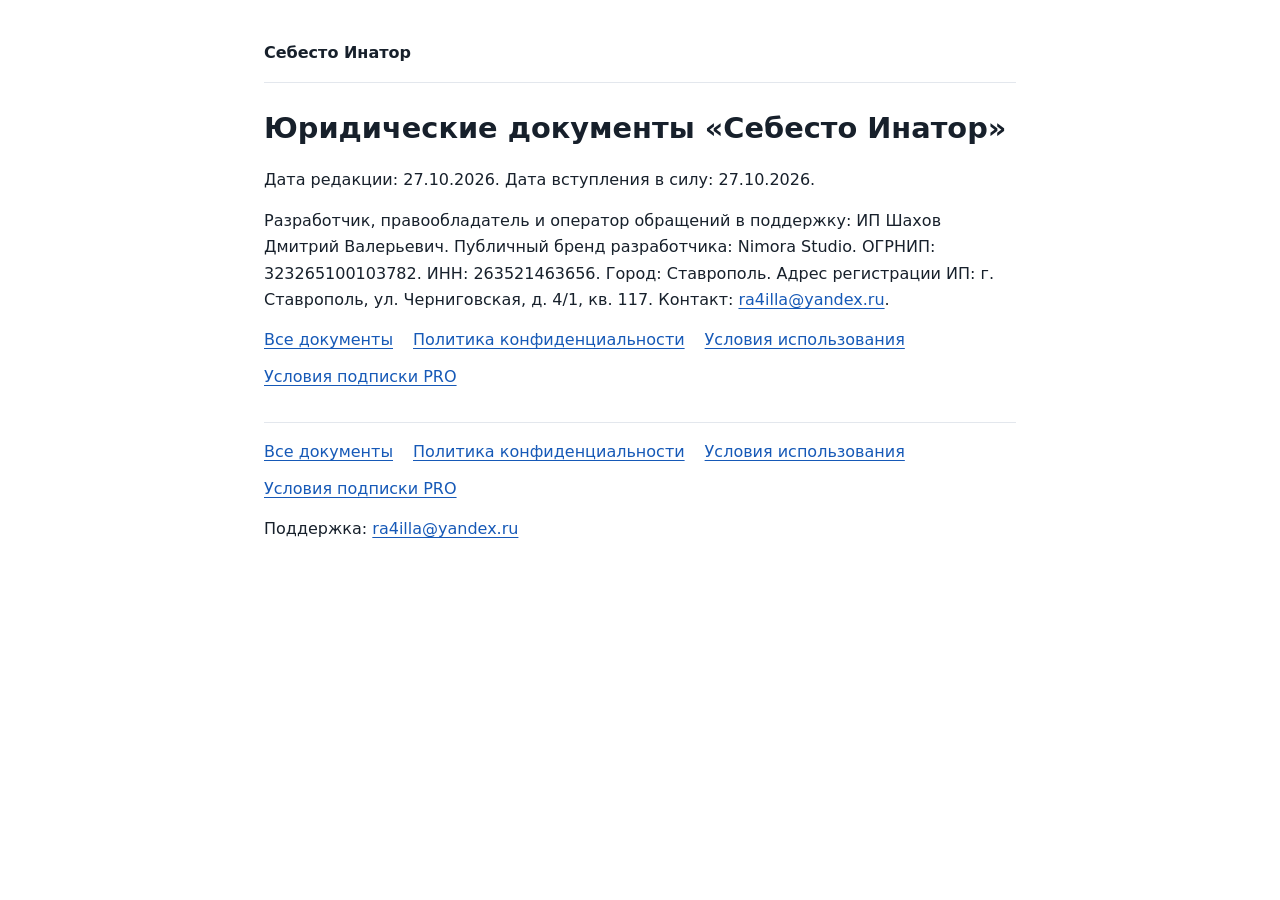
<file: index.html>
<!doctype html>
<html lang="ru"><head><meta charset="utf-8"><meta name="viewport" content="width=device-width,initial-scale=1">
<meta name="referrer" content="no-referrer"><meta http-equiv="Content-Security-Policy" content="default-src 'none'; style-src 'self'; base-uri 'none'; form-action 'none'">
<title>Юридические документы — Себесто Инатор</title><link rel="stylesheet" href="styles.css"></head>
<body><header><a href="index.html">Себесто Инатор</a></header><main><h1>Юридические документы «Себесто Инатор»</h1>
<p>Дата редакции: 27.10.2026. Дата вступления в силу: 27.10.2026.</p>
<p>Разработчик, правообладатель и оператор обращений в поддержку: ИП Шахов Дмитрий Валерьевич. Публичный бренд разработчика: Nimora Studio. ОГРНИП: 323265100103782. ИНН: 263521463656. Город: Ставрополь. Адрес регистрации ИП: г. Ставрополь, ул. Черниговская, д. 4/1, кв. 117. Контакт: <a href="mailto:ra4illa@yandex.ru">ra4illa@yandex.ru</a>.</p><nav aria-label="Документы"><a href="index.html">Все документы</a><a href="privacy.html">Политика конфиденциальности</a><a href="terms.html">Условия использования</a><a href="subscription.html">Условия подписки PRO</a></nav></main><footer><nav aria-label="Документы"><a href="index.html">Все документы</a><a href="privacy.html">Политика конфиденциальности</a><a href="terms.html">Условия использования</a><a href="subscription.html">Условия подписки PRO</a></nav><p>Поддержка: <a href="mailto:ra4illa@yandex.ru">ra4illa@yandex.ru</a></p></footer></body></html>
</file>
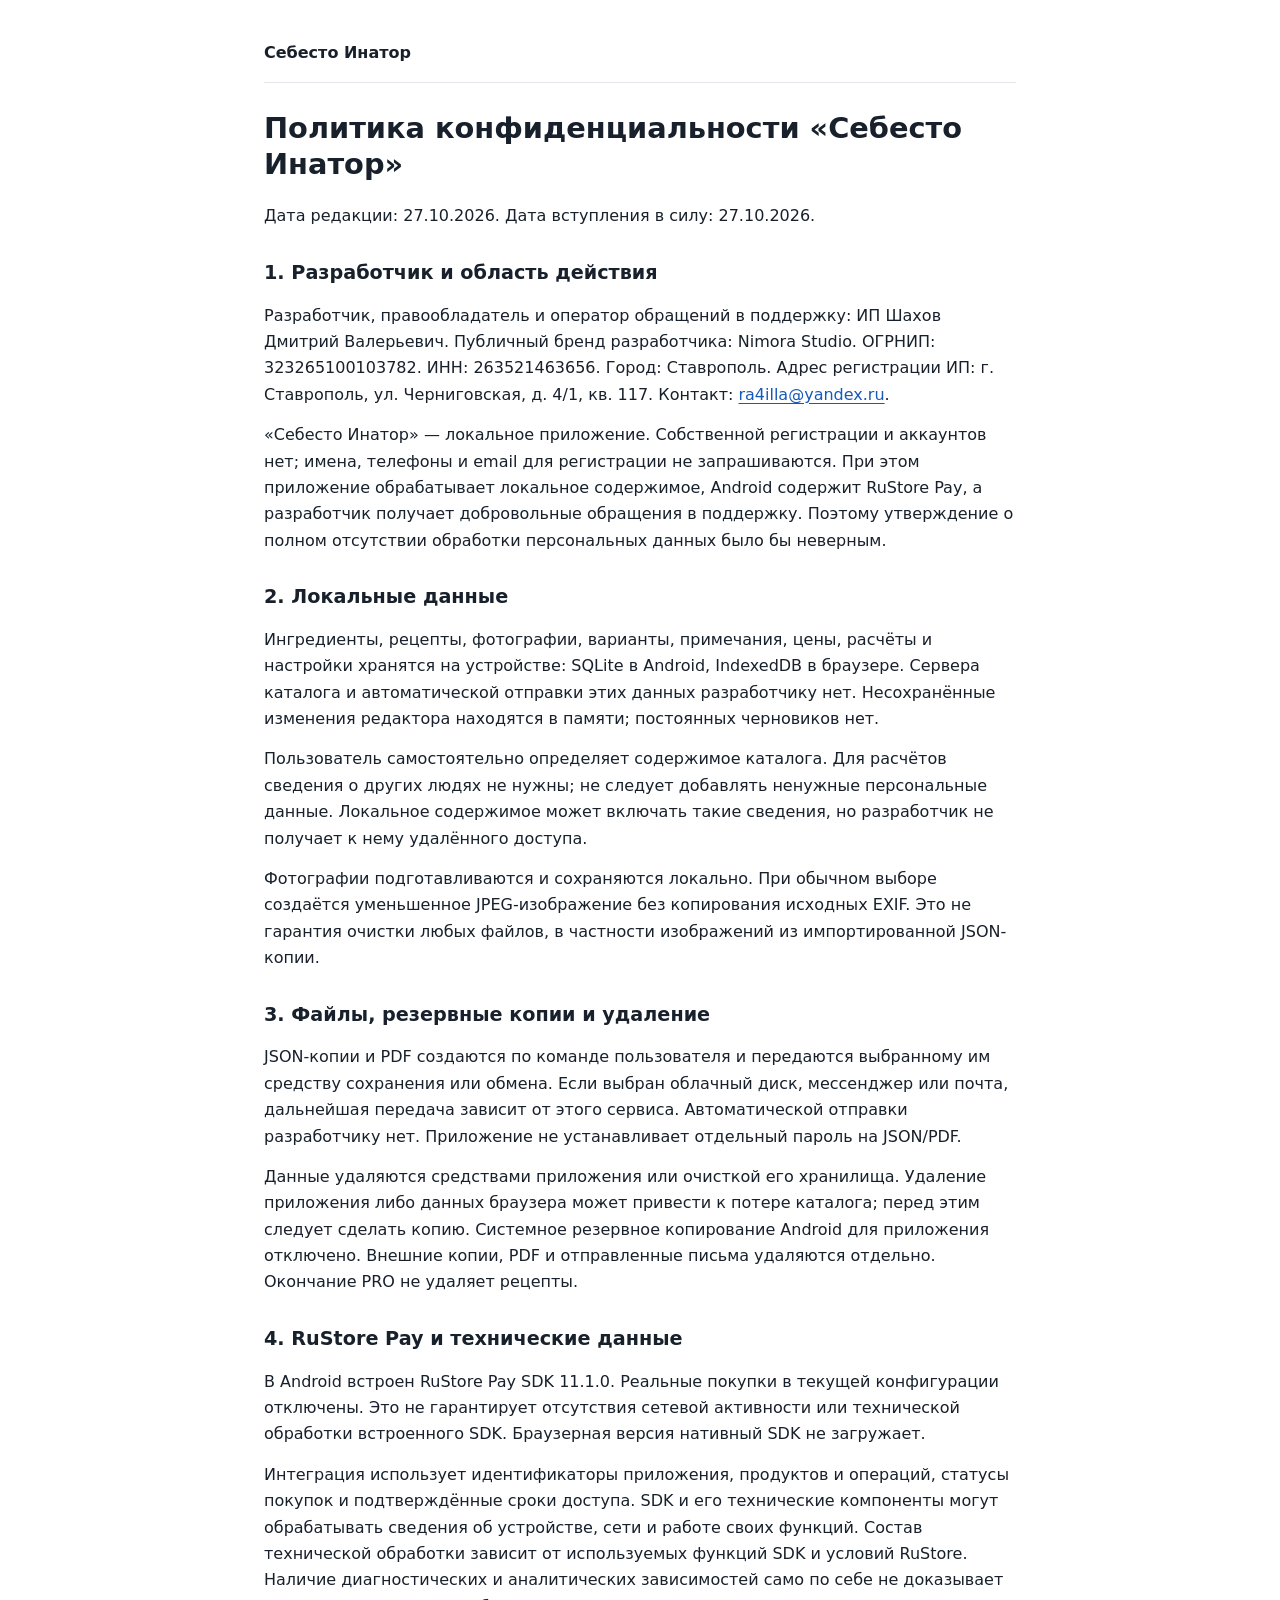
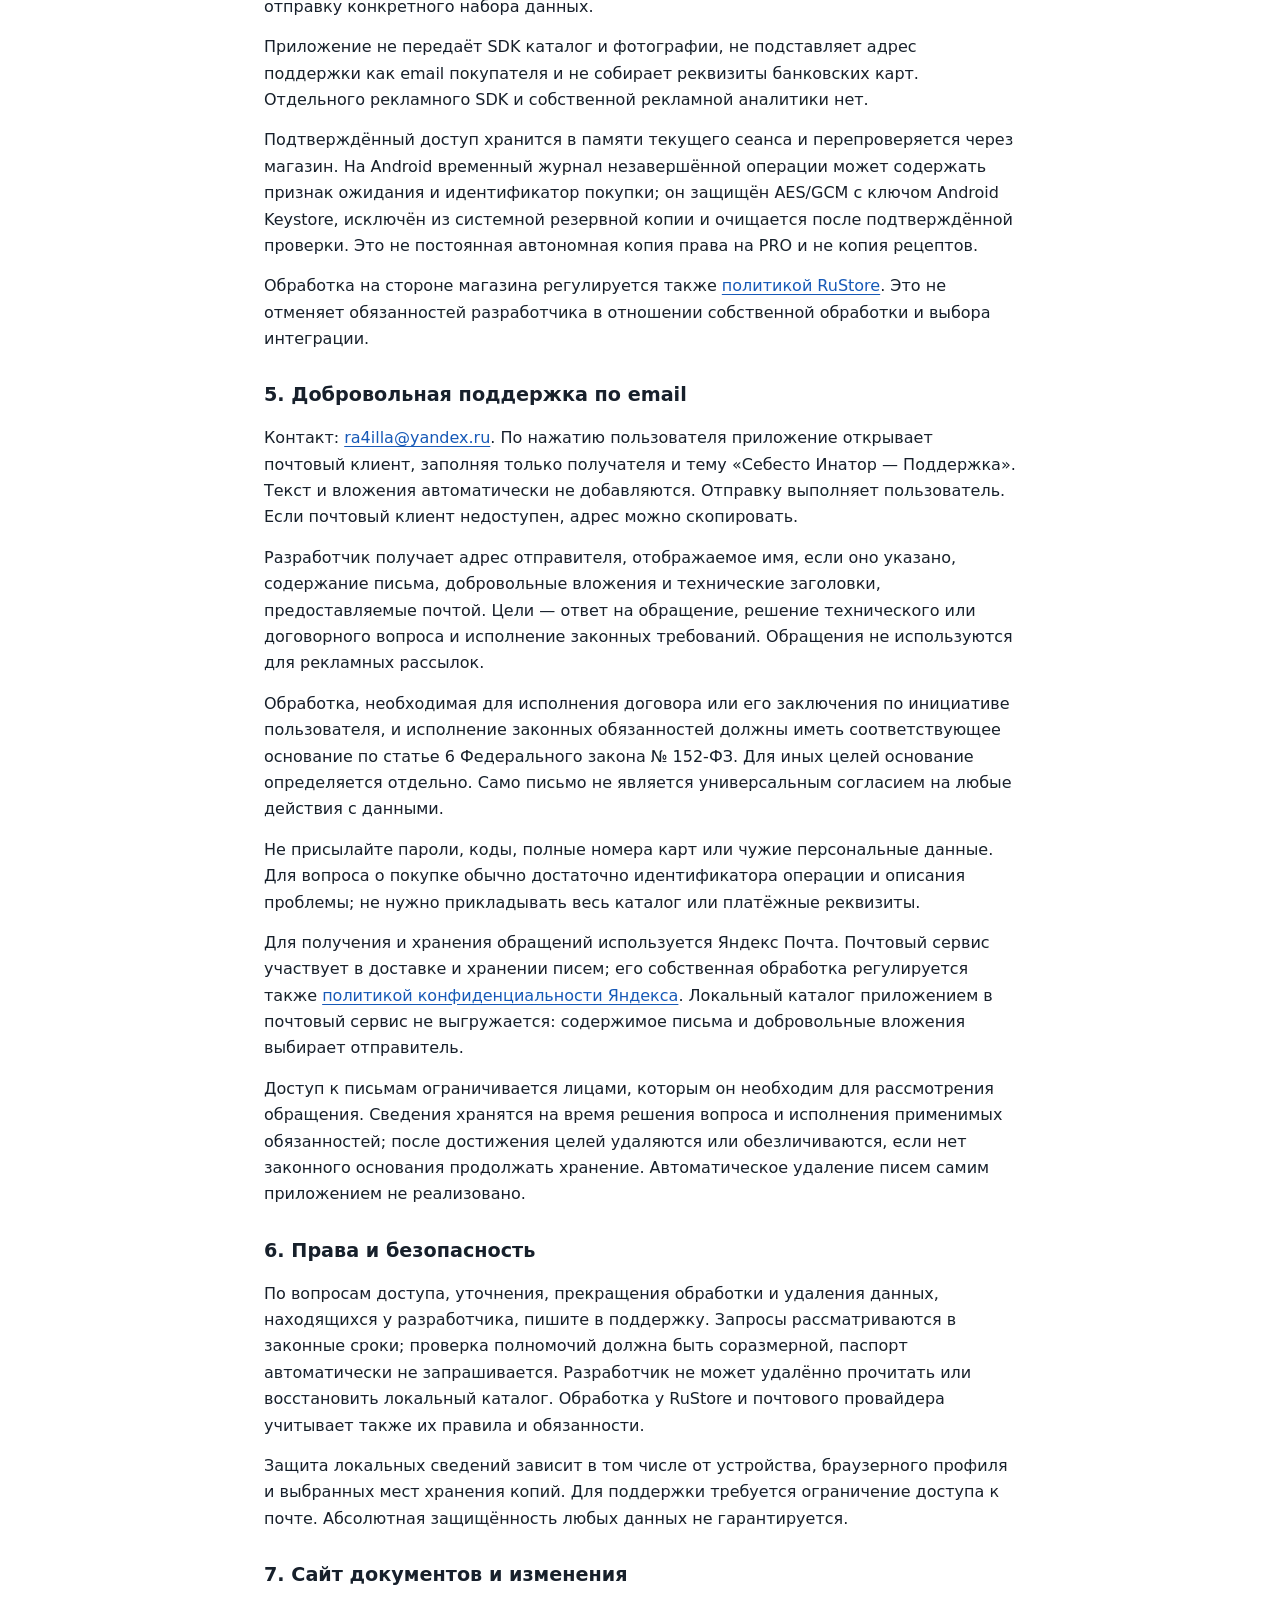
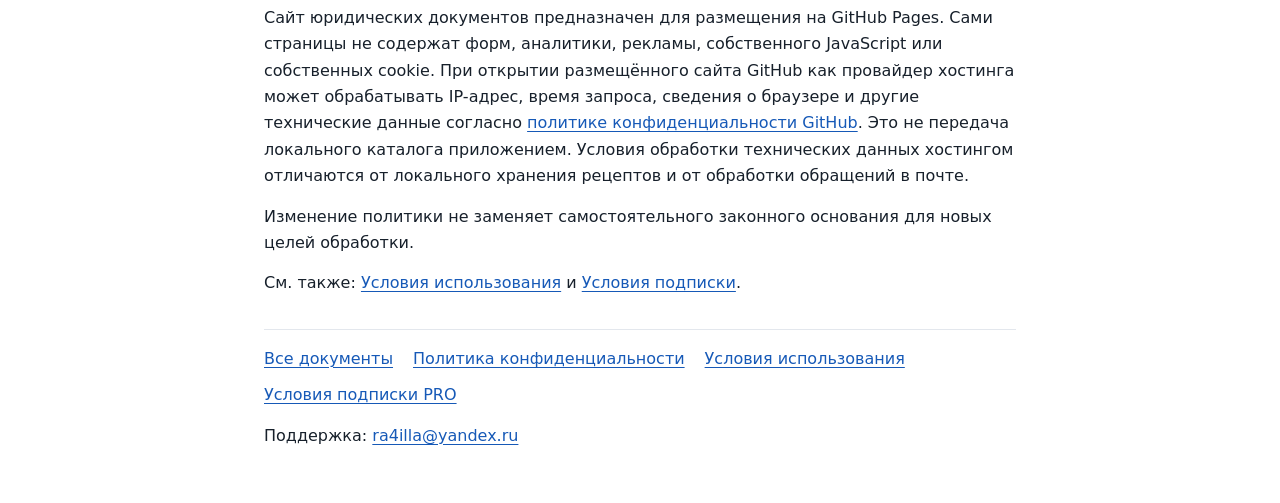
<file: privacy.html>
<!doctype html>
<html lang="ru"><head><meta charset="utf-8"><meta name="viewport" content="width=device-width,initial-scale=1">
<meta name="referrer" content="no-referrer"><meta http-equiv="Content-Security-Policy" content="default-src 'none'; style-src 'self'; base-uri 'none'; form-action 'none'">
<title>Политика конфиденциальности — Себесто Инатор</title><link rel="stylesheet" href="styles.css"></head>
<body><header><a href="index.html">Себесто Инатор</a></header><main><h1>Политика конфиденциальности «Себесто Инатор»</h1>
<p>Дата редакции: 27.10.2026. Дата вступления в силу: 27.10.2026.</p>
<h2>1. Разработчик и область действия</h2>
<p>Разработчик, правообладатель и оператор обращений в поддержку: ИП Шахов Дмитрий Валерьевич. Публичный бренд разработчика: Nimora Studio. ОГРНИП: 323265100103782. ИНН: 263521463656. Город: Ставрополь. Адрес регистрации ИП: г. Ставрополь, ул. Черниговская, д. 4/1, кв. 117. Контакт: <a href="mailto:ra4illa@yandex.ru">ra4illa@yandex.ru</a>.</p>
<p>«Себесто Инатор» — локальное приложение. Собственной регистрации и аккаунтов нет; имена, телефоны и email для регистрации не запрашиваются. При этом приложение обрабатывает локальное содержимое, Android содержит RuStore Pay, а разработчик получает добровольные обращения в поддержку. Поэтому утверждение о полном отсутствии обработки персональных данных было бы неверным.</p>
<h2>2. Локальные данные</h2>
<p>Ингредиенты, рецепты, фотографии, варианты, примечания, цены, расчёты и настройки хранятся на устройстве: SQLite в Android, IndexedDB в браузере. Сервера каталога и автоматической отправки этих данных разработчику нет. Несохранённые изменения редактора находятся в памяти; постоянных черновиков нет.</p>
<p>Пользователь самостоятельно определяет содержимое каталога. Для расчётов сведения о других людях не нужны; не следует добавлять ненужные персональные данные. Локальное содержимое может включать такие сведения, но разработчик не получает к нему удалённого доступа.</p>
<p>Фотографии подготавливаются и сохраняются локально. При обычном выборе создаётся уменьшенное JPEG-изображение без копирования исходных EXIF. Это не гарантия очистки любых файлов, в частности изображений из импортированной JSON-копии.</p>
<h2>3. Файлы, резервные копии и удаление</h2>
<p>JSON-копии и PDF создаются по команде пользователя и передаются выбранному им средству сохранения или обмена. Если выбран облачный диск, мессенджер или почта, дальнейшая передача зависит от этого сервиса. Автоматической отправки разработчику нет. Приложение не устанавливает отдельный пароль на JSON/PDF.</p>
<p>Данные удаляются средствами приложения или очисткой его хранилища. Удаление приложения либо данных браузера может привести к потере каталога; перед этим следует сделать копию. Системное резервное копирование Android для приложения отключено. Внешние копии, PDF и отправленные письма удаляются отдельно. Окончание PRO не удаляет рецепты.</p>
<h2>4. RuStore Pay и технические данные</h2>
<p>В Android встроен RuStore Pay SDK 11.1.0. Реальные покупки в текущей конфигурации отключены. Это не гарантирует отсутствия сетевой активности или технической обработки встроенного SDK. Браузерная версия нативный SDK не загружает.</p>
<p>Интеграция использует идентификаторы приложения, продуктов и операций, статусы покупок и подтверждённые сроки доступа. SDK и его технические компоненты могут обрабатывать сведения об устройстве, сети и работе своих функций. Состав технической обработки зависит от используемых функций SDK и условий RuStore. Наличие диагностических и аналитических зависимостей само по себе не доказывает отправку конкретного набора данных.</p>
<p>Приложение не передаёт SDK каталог и фотографии, не подставляет адрес поддержки как email покупателя и не собирает реквизиты банковских карт. Отдельного рекламного SDK и собственной рекламной аналитики нет.</p>
<p>Подтверждённый доступ хранится в памяти текущего сеанса и перепроверяется через магазин. На Android временный журнал незавершённой операции может содержать признак ожидания и идентификатор покупки; он защищён AES/GCM с ключом Android Keystore, исключён из системной резервной копии и очищается после подтверждённой проверки. Это не постоянная автономная копия права на PRO и не копия рецептов.</p>
<p>Обработка на стороне магазина регулируется также <a href="https://www.rustore.ru/help/legal/privacy-policy-users">политикой RuStore</a>. Это не отменяет обязанностей разработчика в отношении собственной обработки и выбора интеграции.</p>
<h2>5. Добровольная поддержка по email</h2>
<p>Контакт: <a href="mailto:ra4illa@yandex.ru">ra4illa@yandex.ru</a>. По нажатию пользователя приложение открывает почтовый клиент, заполняя только получателя и тему «Себесто Инатор — Поддержка». Текст и вложения автоматически не добавляются. Отправку выполняет пользователь. Если почтовый клиент недоступен, адрес можно скопировать.</p>
<p>Разработчик получает адрес отправителя, отображаемое имя, если оно указано, содержание письма, добровольные вложения и технические заголовки, предоставляемые почтой. Цели — ответ на обращение, решение технического или договорного вопроса и исполнение законных требований. Обращения не используются для рекламных рассылок.</p>
<p>Обработка, необходимая для исполнения договора или его заключения по инициативе пользователя, и исполнение законных обязанностей должны иметь соответствующее основание по статье 6 Федерального закона № 152-ФЗ. Для иных целей основание определяется отдельно. Само письмо не является универсальным согласием на любые действия с данными.</p>
<p>Не присылайте пароли, коды, полные номера карт или чужие персональные данные. Для вопроса о покупке обычно достаточно идентификатора операции и описания проблемы; не нужно прикладывать весь каталог или платёжные реквизиты.</p>
<p>Для получения и хранения обращений используется Яндекс Почта. Почтовый сервис участвует в доставке и хранении писем; его собственная обработка регулируется также <a href="https://yandex.ru/legal/confidential/ru/">политикой конфиденциальности Яндекса</a>. Локальный каталог приложением в почтовый сервис не выгружается: содержимое письма и добровольные вложения выбирает отправитель.</p>
<p>Доступ к письмам ограничивается лицами, которым он необходим для рассмотрения обращения. Сведения хранятся на время решения вопроса и исполнения применимых обязанностей; после достижения целей удаляются или обезличиваются, если нет законного основания продолжать хранение. Автоматическое удаление писем самим приложением не реализовано.</p>
<h2>6. Права и безопасность</h2>
<p>По вопросам доступа, уточнения, прекращения обработки и удаления данных, находящихся у разработчика, пишите в поддержку. Запросы рассматриваются в законные сроки; проверка полномочий должна быть соразмерной, паспорт автоматически не запрашивается. Разработчик не может удалённо прочитать или восстановить локальный каталог. Обработка у RuStore и почтового провайдера учитывает также их правила и обязанности.</p>
<p>Защита локальных сведений зависит в том числе от устройства, браузерного профиля и выбранных мест хранения копий. Для поддержки требуется ограничение доступа к почте. Абсолютная защищённость любых данных не гарантируется.</p>
<h2>7. Сайт документов и изменения</h2>
<p>Сайт юридических документов предназначен для размещения на GitHub Pages. Сами страницы не содержат форм, аналитики, рекламы, собственного JavaScript или собственных cookie. При открытии размещённого сайта GitHub как провайдер хостинга может обрабатывать IP-адрес, время запроса, сведения о браузере и другие технические данные согласно <a href="https://docs.github.com/en/site-policy/privacy-policies/github-general-privacy-statement">политике конфиденциальности GitHub</a>. Это не передача локального каталога приложением. Условия обработки технических данных хостингом отличаются от локального хранения рецептов и от обработки обращений в почте.</p>
<p>Изменение политики не заменяет самостоятельного законного основания для новых целей обработки.</p>
<p>См. также: <a href="terms.html">Условия использования</a> и <a href="subscription.html">Условия подписки</a>.</p></main><footer><nav aria-label="Документы"><a href="index.html">Все документы</a><a href="privacy.html">Политика конфиденциальности</a><a href="terms.html">Условия использования</a><a href="subscription.html">Условия подписки PRO</a></nav><p>Поддержка: <a href="mailto:ra4illa@yandex.ru">ra4illa@yandex.ru</a></p></footer></body></html>
</file>
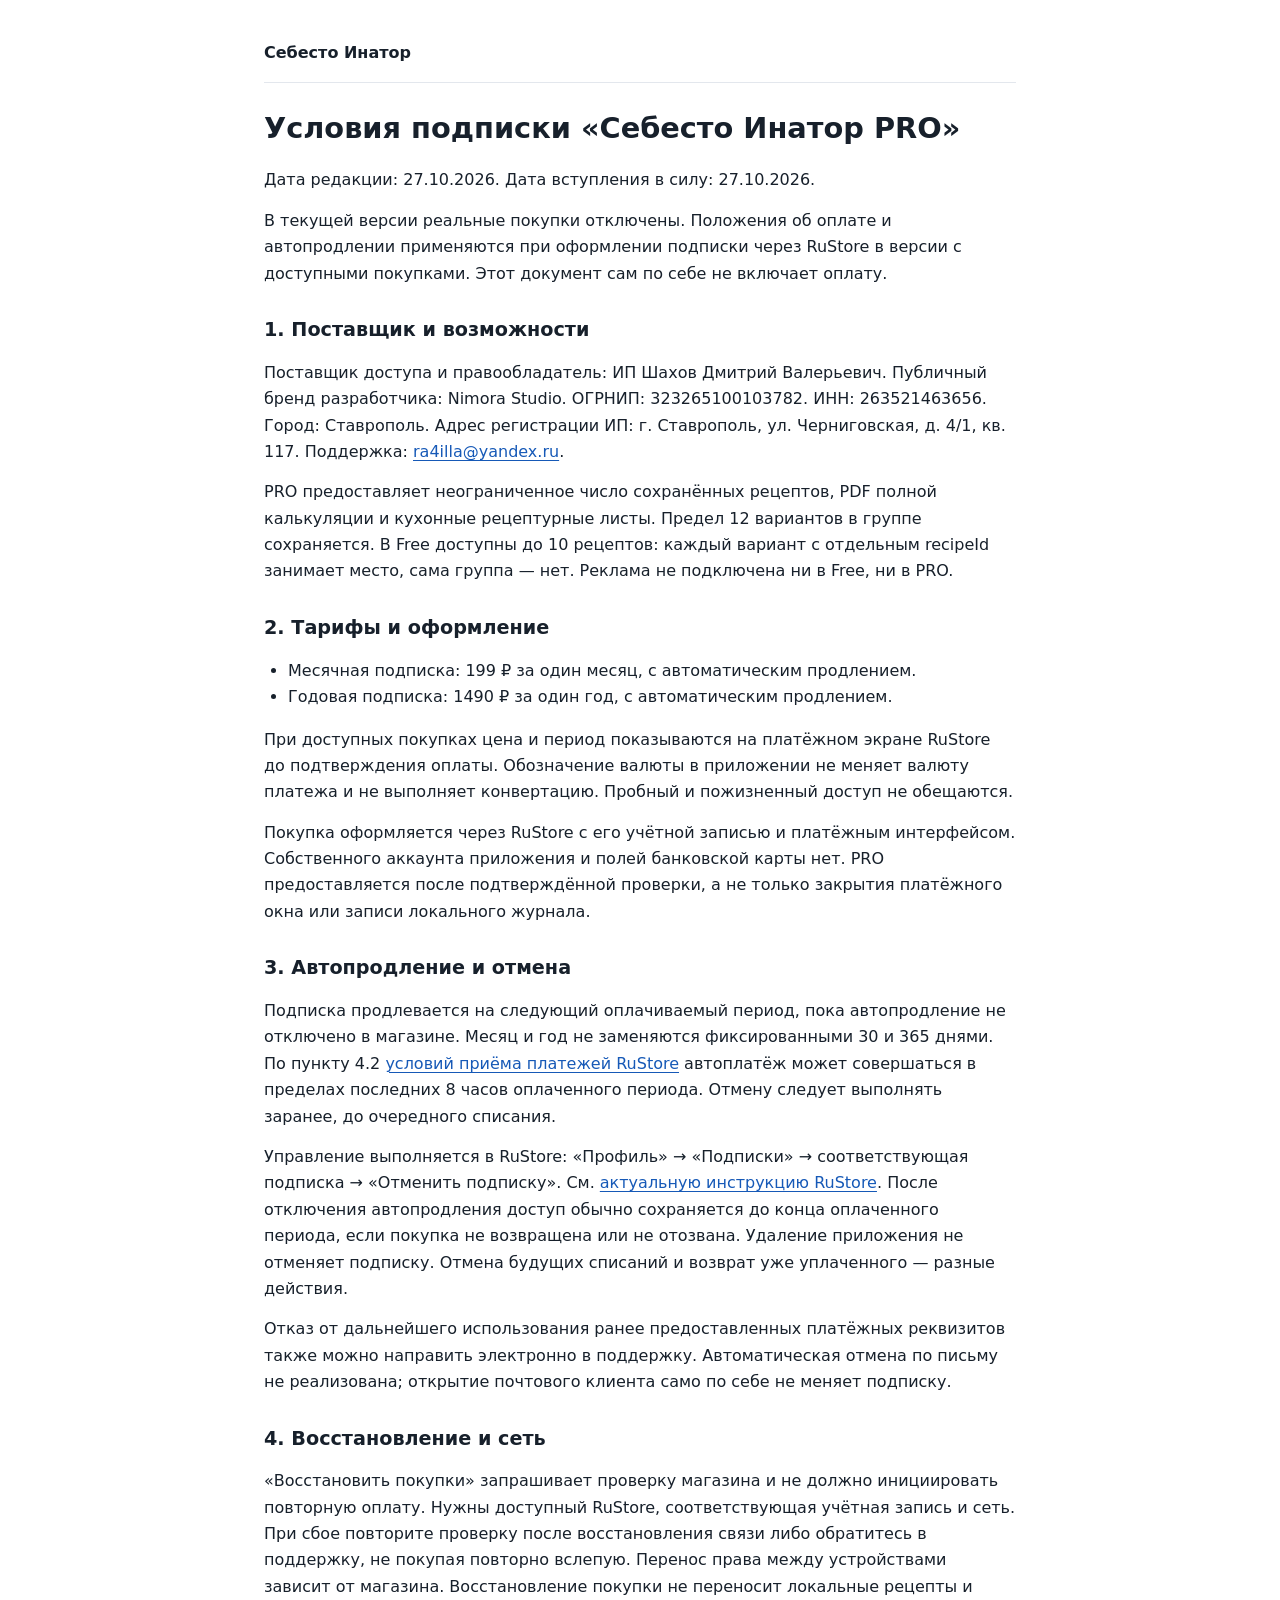
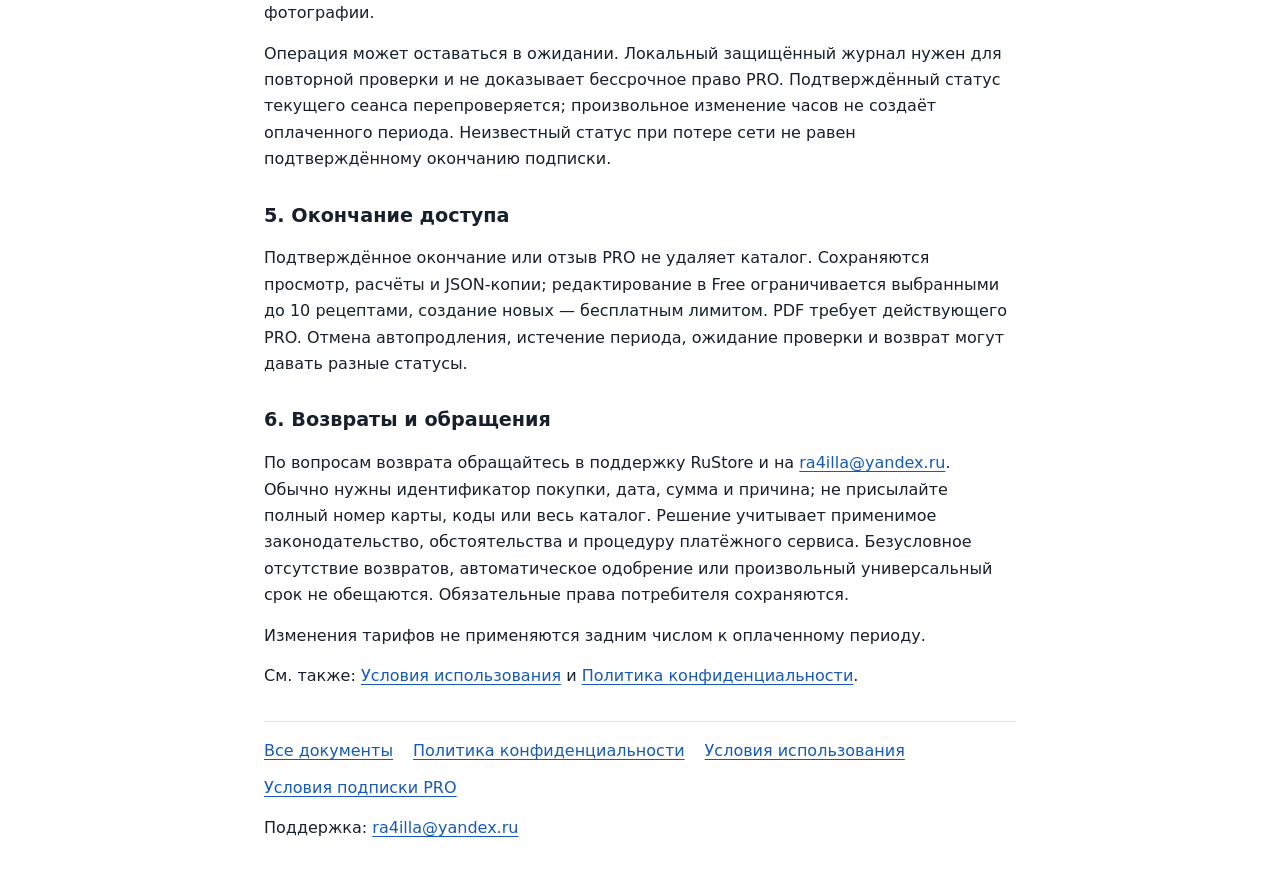
<file: subscription.html>
<!doctype html>
<html lang="ru"><head><meta charset="utf-8"><meta name="viewport" content="width=device-width,initial-scale=1">
<meta name="referrer" content="no-referrer"><meta http-equiv="Content-Security-Policy" content="default-src 'none'; style-src 'self'; base-uri 'none'; form-action 'none'">
<title>Условия подписки PRO — Себесто Инатор</title><link rel="stylesheet" href="styles.css"></head>
<body><header><a href="index.html">Себесто Инатор</a></header><main><h1>Условия подписки «Себесто Инатор PRO»</h1>
<p>Дата редакции: 27.10.2026. Дата вступления в силу: 27.10.2026.</p>
<p>В текущей версии реальные покупки отключены. Положения об оплате и автопродлении применяются при оформлении подписки через RuStore в версии с доступными покупками. Этот документ сам по себе не включает оплату.</p>
<h2>1. Поставщик и возможности</h2>
<p>Поставщик доступа и правообладатель: ИП Шахов Дмитрий Валерьевич. Публичный бренд разработчика: Nimora Studio. ОГРНИП: 323265100103782. ИНН: 263521463656. Город: Ставрополь. Адрес регистрации ИП: г. Ставрополь, ул. Черниговская, д. 4/1, кв. 117. Поддержка: <a href="mailto:ra4illa@yandex.ru">ra4illa@yandex.ru</a>.</p>
<p>PRO предоставляет неограниченное число сохранённых рецептов, PDF полной калькуляции и кухонные рецептурные листы. Предел 12 вариантов в группе сохраняется. В Free доступны до 10 рецептов: каждый вариант с отдельным recipeId занимает место, сама группа — нет. Реклама не подключена ни в Free, ни в PRO.</p>
<h2>2. Тарифы и оформление</h2>
<ul><li>Месячная подписка: 199 ₽ за один месяц, с автоматическим продлением.</li><li>Годовая подписка: 1490 ₽ за один год, с автоматическим продлением.</li></ul>
<p>При доступных покупках цена и период показываются на платёжном экране RuStore до подтверждения оплаты. Обозначение валюты в приложении не меняет валюту платежа и не выполняет конвертацию. Пробный и пожизненный доступ не обещаются.</p>
<p>Покупка оформляется через RuStore с его учётной записью и платёжным интерфейсом. Собственного аккаунта приложения и полей банковской карты нет. PRO предоставляется после подтверждённой проверки, а не только закрытия платёжного окна или записи локального журнала.</p>
<h2>3. Автопродление и отмена</h2>
<p>Подписка продлевается на следующий оплачиваемый период, пока автопродление не отключено в магазине. Месяц и год не заменяются фиксированными 30 и 365 днями. По пункту 4.2 <a href="https://www.rustore.ru/help/legal/devs/developers-offer">условий приёма платежей RuStore</a> автоплатёж может совершаться в пределах последних 8 часов оплаченного периода. Отмену следует выполнять заранее, до очередного списания.</p>
<p>Управление выполняется в RuStore: «Профиль» → «Подписки» → соответствующая подписка → «Отменить подписку». См. <a href="https://www.rustore.ru/help/users/purchases-and-returns/subscription-management">актуальную инструкцию RuStore</a>. После отключения автопродления доступ обычно сохраняется до конца оплаченного периода, если покупка не возвращена или не отозвана. Удаление приложения не отменяет подписку. Отмена будущих списаний и возврат уже уплаченного — разные действия.</p>
<p>Отказ от дальнейшего использования ранее предоставленных платёжных реквизитов также можно направить электронно в поддержку. Автоматическая отмена по письму не реализована; открытие почтового клиента само по себе не меняет подписку.</p>
<h2>4. Восстановление и сеть</h2>
<p>«Восстановить покупки» запрашивает проверку магазина и не должно инициировать повторную оплату. Нужны доступный RuStore, соответствующая учётная запись и сеть. При сбое повторите проверку после восстановления связи либо обратитесь в поддержку, не покупая повторно вслепую. Перенос права между устройствами зависит от магазина. Восстановление покупки не переносит локальные рецепты и фотографии.</p>
<p>Операция может оставаться в ожидании. Локальный защищённый журнал нужен для повторной проверки и не доказывает бессрочное право PRO. Подтверждённый статус текущего сеанса перепроверяется; произвольное изменение часов не создаёт оплаченного периода. Неизвестный статус при потере сети не равен подтверждённому окончанию подписки.</p>
<h2>5. Окончание доступа</h2>
<p>Подтверждённое окончание или отзыв PRO не удаляет каталог. Сохраняются просмотр, расчёты и JSON-копии; редактирование в Free ограничивается выбранными до 10 рецептами, создание новых — бесплатным лимитом. PDF требует действующего PRO. Отмена автопродления, истечение периода, ожидание проверки и возврат могут давать разные статусы.</p>
<h2>6. Возвраты и обращения</h2>
<p>По вопросам возврата обращайтесь в поддержку RuStore и на <a href="mailto:ra4illa@yandex.ru">ra4illa@yandex.ru</a>. Обычно нужны идентификатор покупки, дата, сумма и причина; не присылайте полный номер карты, коды или весь каталог. Решение учитывает применимое законодательство, обстоятельства и процедуру платёжного сервиса. Безусловное отсутствие возвратов, автоматическое одобрение или произвольный универсальный срок не обещаются. Обязательные права потребителя сохраняются.</p>
<p>Изменения тарифов не применяются задним числом к оплаченному периоду.</p>
<p>См. также: <a href="terms.html">Условия использования</a> и <a href="privacy.html">Политика конфиденциальности</a>.</p></main><footer><nav aria-label="Документы"><a href="index.html">Все документы</a><a href="privacy.html">Политика конфиденциальности</a><a href="terms.html">Условия использования</a><a href="subscription.html">Условия подписки PRO</a></nav><p>Поддержка: <a href="mailto:ra4illa@yandex.ru">ra4illa@yandex.ru</a></p></footer></body></html>
</file>
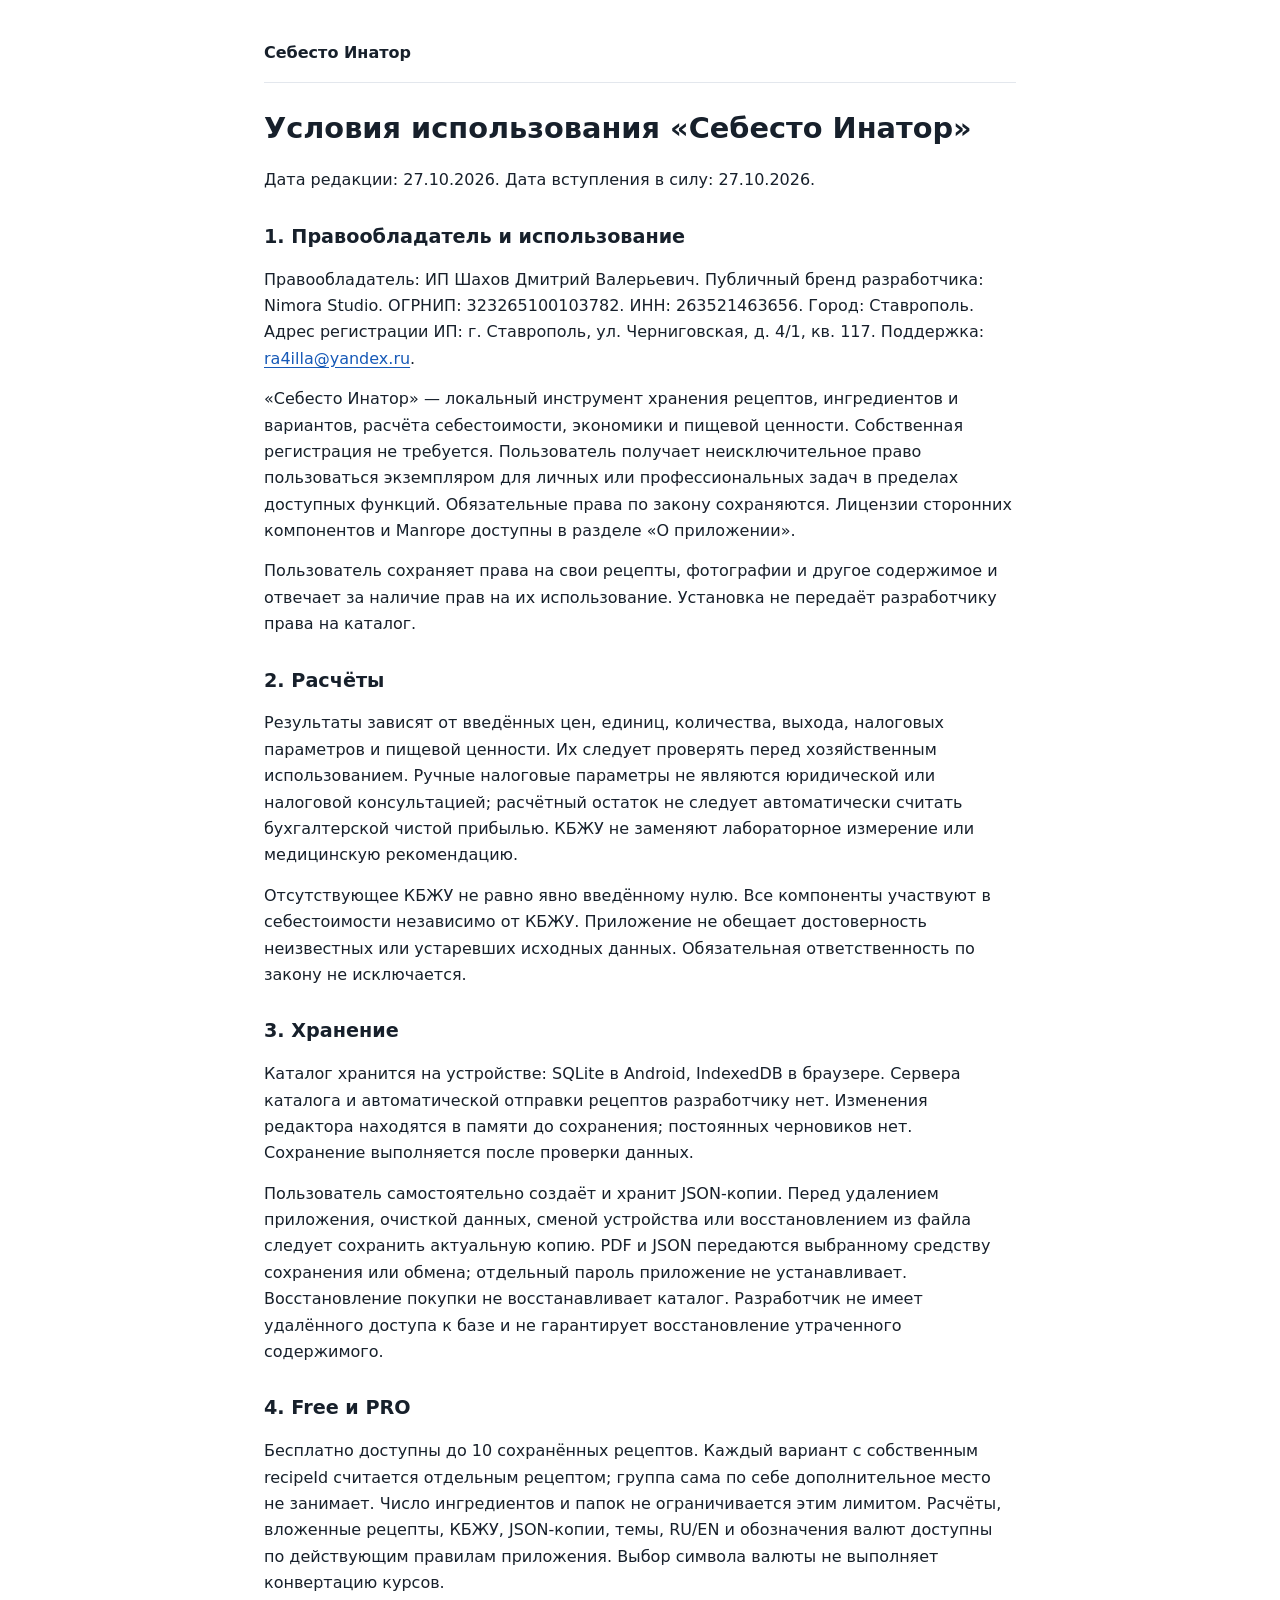
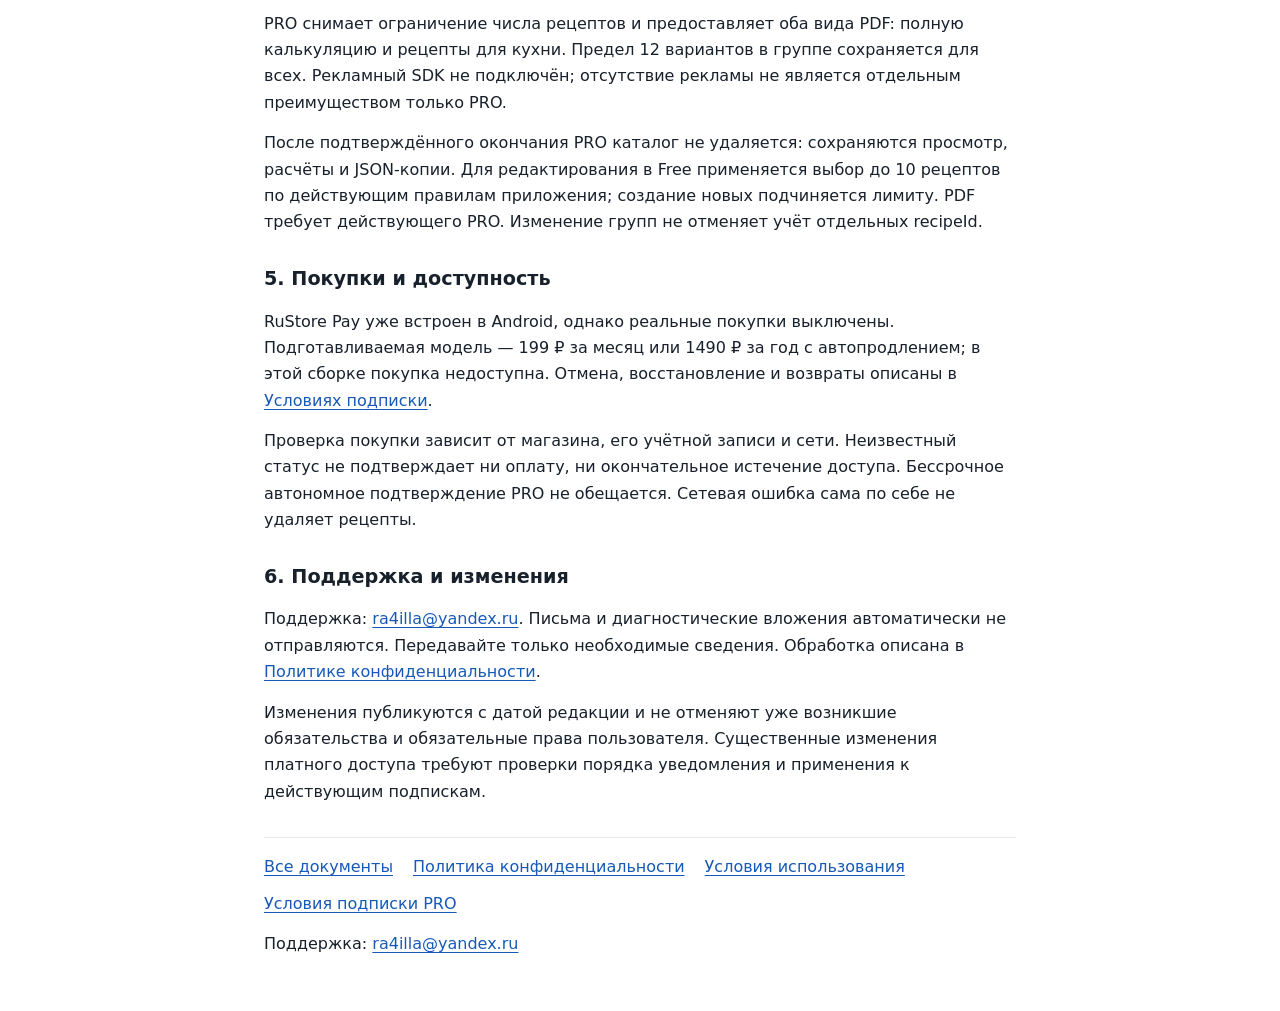
<file: terms.html>
<!doctype html>
<html lang="ru"><head><meta charset="utf-8"><meta name="viewport" content="width=device-width,initial-scale=1">
<meta name="referrer" content="no-referrer"><meta http-equiv="Content-Security-Policy" content="default-src 'none'; style-src 'self'; base-uri 'none'; form-action 'none'">
<title>Условия использования — Себесто Инатор</title><link rel="stylesheet" href="styles.css"></head>
<body><header><a href="index.html">Себесто Инатор</a></header><main><h1>Условия использования «Себесто Инатор»</h1>
<p>Дата редакции: 27.10.2026. Дата вступления в силу: 27.10.2026.</p>
<h2>1. Правообладатель и использование</h2>
<p>Правообладатель: ИП Шахов Дмитрий Валерьевич. Публичный бренд разработчика: Nimora Studio. ОГРНИП: 323265100103782. ИНН: 263521463656. Город: Ставрополь. Адрес регистрации ИП: г. Ставрополь, ул. Черниговская, д. 4/1, кв. 117. Поддержка: <a href="mailto:ra4illa@yandex.ru">ra4illa@yandex.ru</a>.</p>
<p>«Себесто Инатор» — локальный инструмент хранения рецептов, ингредиентов и вариантов, расчёта себестоимости, экономики и пищевой ценности. Собственная регистрация не требуется. Пользователь получает неисключительное право пользоваться экземпляром для личных или профессиональных задач в пределах доступных функций. Обязательные права по закону сохраняются. Лицензии сторонних компонентов и Manrope доступны в разделе «О приложении».</p>
<p>Пользователь сохраняет права на свои рецепты, фотографии и другое содержимое и отвечает за наличие прав на их использование. Установка не передаёт разработчику права на каталог.</p>
<h2>2. Расчёты</h2>
<p>Результаты зависят от введённых цен, единиц, количества, выхода, налоговых параметров и пищевой ценности. Их следует проверять перед хозяйственным использованием. Ручные налоговые параметры не являются юридической или налоговой консультацией; расчётный остаток не следует автоматически считать бухгалтерской чистой прибылью. КБЖУ не заменяют лабораторное измерение или медицинскую рекомендацию.</p>
<p>Отсутствующее КБЖУ не равно явно введённому нулю. Все компоненты участвуют в себестоимости независимо от КБЖУ. Приложение не обещает достоверность неизвестных или устаревших исходных данных. Обязательная ответственность по закону не исключается.</p>
<h2>3. Хранение</h2>
<p>Каталог хранится на устройстве: SQLite в Android, IndexedDB в браузере. Сервера каталога и автоматической отправки рецептов разработчику нет. Изменения редактора находятся в памяти до сохранения; постоянных черновиков нет. Сохранение выполняется после проверки данных.</p>
<p>Пользователь самостоятельно создаёт и хранит JSON-копии. Перед удалением приложения, очисткой данных, сменой устройства или восстановлением из файла следует сохранить актуальную копию. PDF и JSON передаются выбранному средству сохранения или обмена; отдельный пароль приложение не устанавливает. Восстановление покупки не восстанавливает каталог. Разработчик не имеет удалённого доступа к базе и не гарантирует восстановление утраченного содержимого.</p>
<h2>4. Free и PRO</h2>
<p>Бесплатно доступны до 10 сохранённых рецептов. Каждый вариант с собственным recipeId считается отдельным рецептом; группа сама по себе дополнительное место не занимает. Число ингредиентов и папок не ограничивается этим лимитом. Расчёты, вложенные рецепты, КБЖУ, JSON-копии, темы, RU/EN и обозначения валют доступны по действующим правилам приложения. Выбор символа валюты не выполняет конвертацию курсов.</p>
<p>PRO снимает ограничение числа рецептов и предоставляет оба вида PDF: полную калькуляцию и рецепты для кухни. Предел 12 вариантов в группе сохраняется для всех. Рекламный SDK не подключён; отсутствие рекламы не является отдельным преимуществом только PRO.</p>
<p>После подтверждённого окончания PRO каталог не удаляется: сохраняются просмотр, расчёты и JSON-копии. Для редактирования в Free применяется выбор до 10 рецептов по действующим правилам приложения; создание новых подчиняется лимиту. PDF требует действующего PRO. Изменение групп не отменяет учёт отдельных recipeId.</p>
<h2>5. Покупки и доступность</h2>
<p>RuStore Pay уже встроен в Android, однако реальные покупки выключены. Подготавливаемая модель — 199 ₽ за месяц или 1490 ₽ за год с автопродлением; в этой сборке покупка недоступна. Отмена, восстановление и возвраты описаны в <a href="subscription.html">Условиях подписки</a>.</p>
<p>Проверка покупки зависит от магазина, его учётной записи и сети. Неизвестный статус не подтверждает ни оплату, ни окончательное истечение доступа. Бессрочное автономное подтверждение PRO не обещается. Сетевая ошибка сама по себе не удаляет рецепты.</p>
<h2>6. Поддержка и изменения</h2>
<p>Поддержка: <a href="mailto:ra4illa@yandex.ru">ra4illa@yandex.ru</a>. Письма и диагностические вложения автоматически не отправляются. Передавайте только необходимые сведения. Обработка описана в <a href="privacy.html">Политике конфиденциальности</a>.</p>
<p>Изменения публикуются с датой редакции и не отменяют уже возникшие обязательства и обязательные права пользователя. Существенные изменения платного доступа требуют проверки порядка уведомления и применения к действующим подпискам.</p></main><footer><nav aria-label="Документы"><a href="index.html">Все документы</a><a href="privacy.html">Политика конфиденциальности</a><a href="terms.html">Условия использования</a><a href="subscription.html">Условия подписки PRO</a></nav><p>Поддержка: <a href="mailto:ra4illa@yandex.ru">ra4illa@yandex.ru</a></p></footer></body></html>
</file>
<file: styles.css>
:root{color-scheme:light;font-family:system-ui,-apple-system,"Segoe UI",sans-serif;color:#17202b;background:#fff;font-size:16px;line-height:1.65}*{box-sizing:border-box}body{max-width:800px;margin:0 auto;padding:24px}header,footer{padding:16px 0}header{border-bottom:1px solid #e3e7ed}footer{border-top:1px solid #e3e7ed;margin-top:32px}header a{font-weight:650;text-decoration:none;color:inherit}h1{font-size:1.8rem;line-height:1.25;margin:28px 0 20px}h2{font-size:1.2rem;line-height:1.4;margin-top:30px}p,li,aside,a{overflow-wrap:anywhere}p{margin:14px 0}a{color:#1659b7;text-underline-offset:3px}a:focus-visible{outline:2px solid currentColor;outline-offset:4px}aside{border-left:3px solid #9ca8b7;padding:8px 14px;background:#f6f7f9}nav{display:flex;flex-wrap:wrap;gap:10px 20px}ul{padding-left:24px}@media(max-width:420px){body{padding:16px}h1{font-size:1.55rem}nav{flex-direction:column;gap:10px}}
</file>
